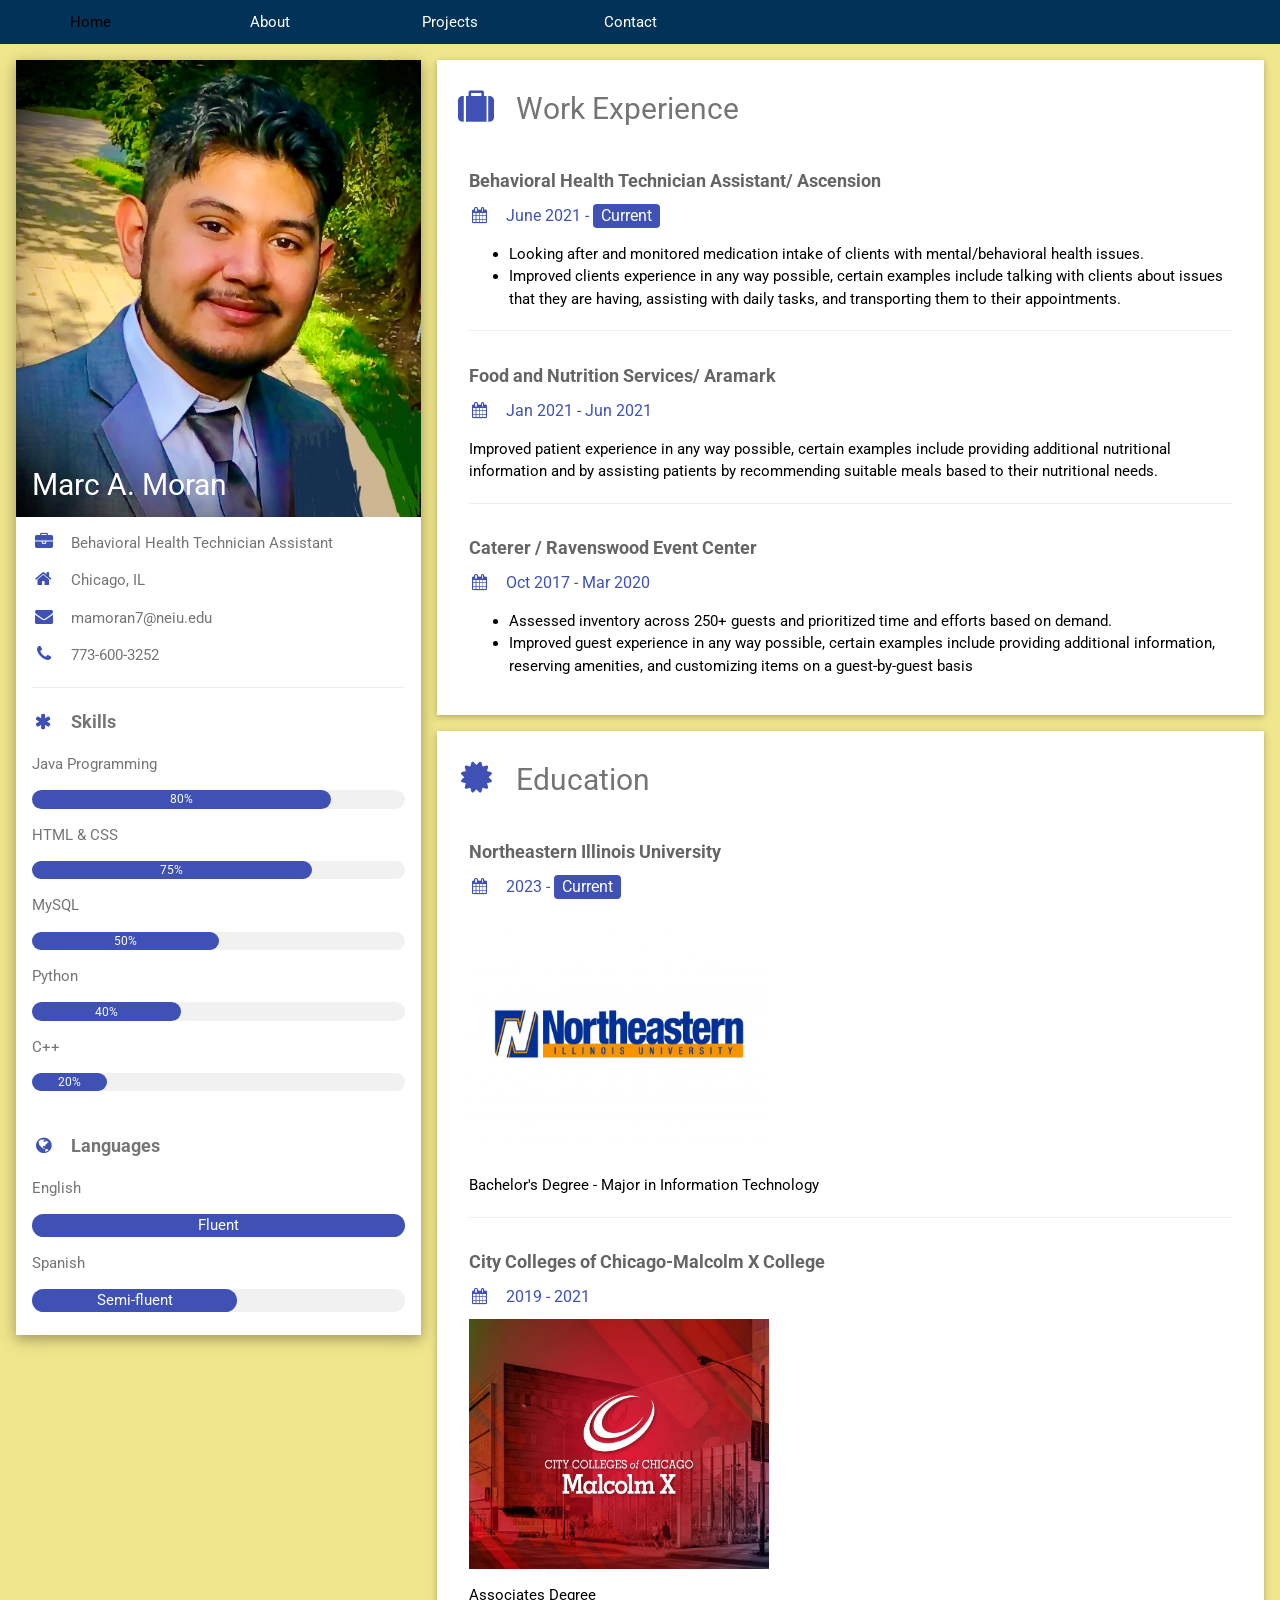
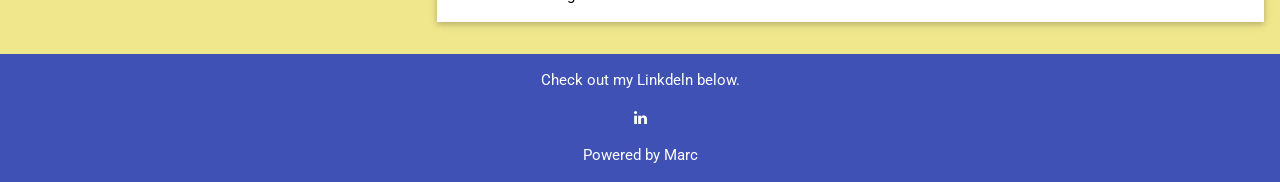
<file: index.html>
<!DOCTYPE html>

<html lang="en">

    <head>

        <title>Homepage</title> <!--TITLE-->
        <link rel="icon" type="image/jpg" href="Favicon.jpg">
        <meta charset="UTF-8">
        <meta name="viewport" content="width=device-width, initial-scale=1">
        <link rel="stylesheet" href="https://www.w3schools.com/w3css/4/w3.css">
        <link rel='stylesheet' href='https://fonts.googleapis.com/css?family=Roboto'>
        <link rel="stylesheet" href="https://cdnjs.cloudflare.com/ajax/libs/font-awesome/4.7.0/css/font-awesome.min.css">
        <link rel="stylesheet" href="Nav.css">
        <link rel="stylesheet" href="Normalize.css">

        <style>
        html,body,h1,h2,h3,h4,h5,h6 {font-family: "Roboto", sans-serif}
        </style>
    </head>

    <body class="w3-khaki">
        
        <nav id="nav_menu">
            <ul>
                <li><a href="index.html" class="current">Home</a></li>
                <li><a href="about/index.html">About</a></li>
                <li><a href="projects/index.html">Projects</a></li>
                <li><a href="contact/index.html">Contact</a>
                    <ul>
                        <li><a href="https://www.linkedin.com/in/marc-moran-642b35244"target="_blank">LinkdedIn</a></li>	
                    </ul>
                </li>
            </ul>
        </nav>
 
        <!-- Page Container -->
        <div class="w3-content w3-margin-top" style="max-width:1400px;">

            <!-- The Grid -->
            <div class="w3-row-padding">
    
                <!-- Left Column -->
                <div class="w3-third">
                    <!-- My Profile Picture and Name -->
                    <div class="w3-white w3-text-grey w3-card-4">
                        <div class="w3-display-container">
                            <img src="ProfilePic.JPEG" style="width: 100%;" alt="Avatar">
                            <div class="w3-display-bottomleft w3-container w3-text-white">
                                <h2>Marc A. Moran</h2>
                            </div>
                        </div>
                        <!-- Personal Info -->
                        <div class="w3-container">
                            <p><i class="fa fa-briefcase fa-fw w3-margin-right w3-large w3-text-indigo"></i>Behavioral Health Technician Assistant</p>
                            <p><i class="fa fa-home fa-fw w3-margin-right w3-large w3-text-indigo"></i>Chicago, IL</p>
                            <p><i class="fa fa-envelope fa-fw w3-margin-right w3-large w3-text-indigo"></i>mamoran7@neiu.edu</p>
                            <p><i class="fa fa-phone fa-fw w3-margin-right w3-large w3-text-indigo"></i>773-600-3252</p>
                            <hr>
                            <!-- Skills Section -->
                            <p class="w3-large"><b><i class="fa fa-asterisk fa-fw w3-margin-right w3-text-indigo"></i>Skills</b></p>
                            <p>Java Programming</p>
                            <div class="w3-light-grey w3-round-xlarge w3-small">
                                <div class="w3-container w3-center w3-round-xlarge w3-indigo" style="width:80%">80%</div>
                            </div>
                            <p>HTML & CSS</p>
                            <div class="w3-light-grey w3-round-xlarge w3-small">
                                <div class="w3-container w3-center w3-round-xlarge w3-indigo" style="width:75%">75%</div>
                            </div>
                            <p>MySQL</p>
                            <div class="w3-light-grey w3-round-xlarge w3-small">
                                <div class="w3-container w3-center w3-round-xlarge w3-indigo" style="width:50%">
                                    <div class="w3-center w3-text-white">50%</div>
                                </div>
                            </div>
                            <p>Python</p>
                            <div class="w3-light-grey w3-round-xlarge w3-small">
                                <div class="w3-container w3-center w3-round-xlarge w3-indigo" style="width:40%">40%</div>
                            </div>
                            <p>C++</p>
                            <div class="w3-light-grey w3-round-xlarge w3-small">
                                <div class="w3-container w3-center w3-round-xlarge w3-indigo" style="width:20%">20%</div>
                            </div>
                            <br>
                            <!-- Languages Section -->
                            <p class="w3-large w3-text-theme"><b><i class="fa fa-globe fa-fw w3-margin-right w3-text-indigo"></i>Languages</b></p>
                            <p>English</p>
                            <div class="w3-light-grey w3-round-xlarge">
                                <div class="w3-round-xlarge w3-center w3-indigo" style="width:100%">Fluent</div>
                            </div>
                            <p>Spanish</p>
                            <div class="w3-light-grey w3-round-xlarge">
                                <div class="w3-round-xlarge w3-center w3-indigo" style="width:55%">Semi-fluent</div>
                            </div>
                            <br>
                        </div>
                    </div><br>
                    <!-- End Left Column -->
                </div>

                <!-- Right Column -->
                <div class="w3-twothird">
                    <!-- Experience Section -->
                    <div class="w3-container w3-card w3-white w3-margin-bottom">
                        <h2 class="w3-text-grey w3-padding-16"><i class="fa fa-suitcase fa-fw w3-margin-right w3-xxlarge w3-text-indigo"></i>Work Experience</h2>
                        <div class="w3-container">
                            <h5 class="w3-opacity"><b>Behavioral Health Technician Assistant/ Ascension</b></h5>
                            <h6 class="w3-text-indigo"><i class="fa fa-calendar fa-fw w3-margin-right"></i>June 2021 - <span class="w3-tag w3-indigo w3-round">Current</span></h6>
                            <!-- Used unordered linked list for different examples -->
                            <ul>
                                <li>Looking after and monitored medication intake of clients with mental/behavioral health issues.</li>
                                <li>Improved clients experience in any way possible, certain examples include talking with clients about issues that they are having, assisting with daily tasks, and transporting them to their appointments.</li>
                            </ul>
                            <hr>
                        </div>
                        <div class="w3-container">
                            <h5 class="w3-opacity"><b>Food and Nutrition Services/ Aramark</b></h5>
                            <h6 class="w3-text-indigo"><i class="fa fa-calendar fa-fw w3-margin-right"></i>Jan 2021 - Jun 2021</h6>
                        
                            <p>Improved patient experience in any way possible, certain examples include providing additional nutritional information and by assisting patients by recommending suitable meals based to their nutritional needs.</p>
                            <hr>
                        </div>
                        <div class="w3-container">
                            <h5 class="w3-opacity"><b>Caterer / Ravenswood Event Center</b></h5>
                            <h6 class="w3-text-indigo"><i class="fa fa-calendar fa-fw w3-margin-right"></i>Oct 2017 - Mar 2020</h6>
                            <!-- Used unordered linked list for different examples -->
                            <ul>
                                <li>Assessed inventory across 250+ guests and prioritized time and efforts based on demand.</li> 
                                <li>Improved guest experience in any way possible, certain examples include providing additional information, reserving amenities, and customizing items on a guest-by-guest basis</li>
                            </ul><br>
                        </div>
                    </div>
                    <!-- Education Section -->
                    <div class="w3-container w3-card w3-white w3-margin-bottom">
                        <h2 class="w3-text-grey w3-padding-16"><i class="fa fa-certificate fa-fw w3-margin-right w3-xxlarge w3-text-indigo"></i>Education</h2>
                        <div class="w3-container">
                            <h5 class="w3-opacity"><b>Northeastern Illinois University</b></h5>
                            
                            <h6 class="w3-text-indigo"><i class="fa fa-calendar fa-fw w3-margin-right"></i>2023 - <span class="w3-tag w3-indigo w3-round">Current</span></h6>
                            <img src="Neiu.jpg" style="width: 300px; height: 250px" alt="Logo">
                            <p>Bachelor's Degree - Major in Information Technology</p>
                            <hr>
                        </div>
                        <div class="w3-container">
                            <h5 class="w3-opacity"><b>City Colleges of Chicago-Malcolm X College</b></h5>
                           
                            <h6 class="w3-text-indigo"><i class="fa fa-calendar fa-fw w3-margin-right"></i>2019 - 2021</h6>
                            <img src="Malcolm_X.jpeg" style="width: 300px; height: 250px" alt="Logo">
                            <p>Associates Degree</p>
                            
                        </div>
            
                    </div>

                    <!-- End Right Column -->
                </div>
            
            <!-- End Grid -->
            </div>

            
        
        <!-- End Page Container -->
        </div>

        <footer class="w3-container w3-indigo w3-center w3-margin-top">

            <p>Check out my Linkdeln below.</p>
            <a href="https://www.linkedin.com/in/marc-moran-642b35244"><i class="fa fa-linkedin w3-hover-opacity"></i></a>
            <p>Powered by Marc</p>
        </footer>
        <button id="scrollTopBtn" style="display:none;position:fixed;bottom:20px;right:20px;">↑ Top</button>
        <script src = "main.js"></script>
    </body>
</html>
</file>
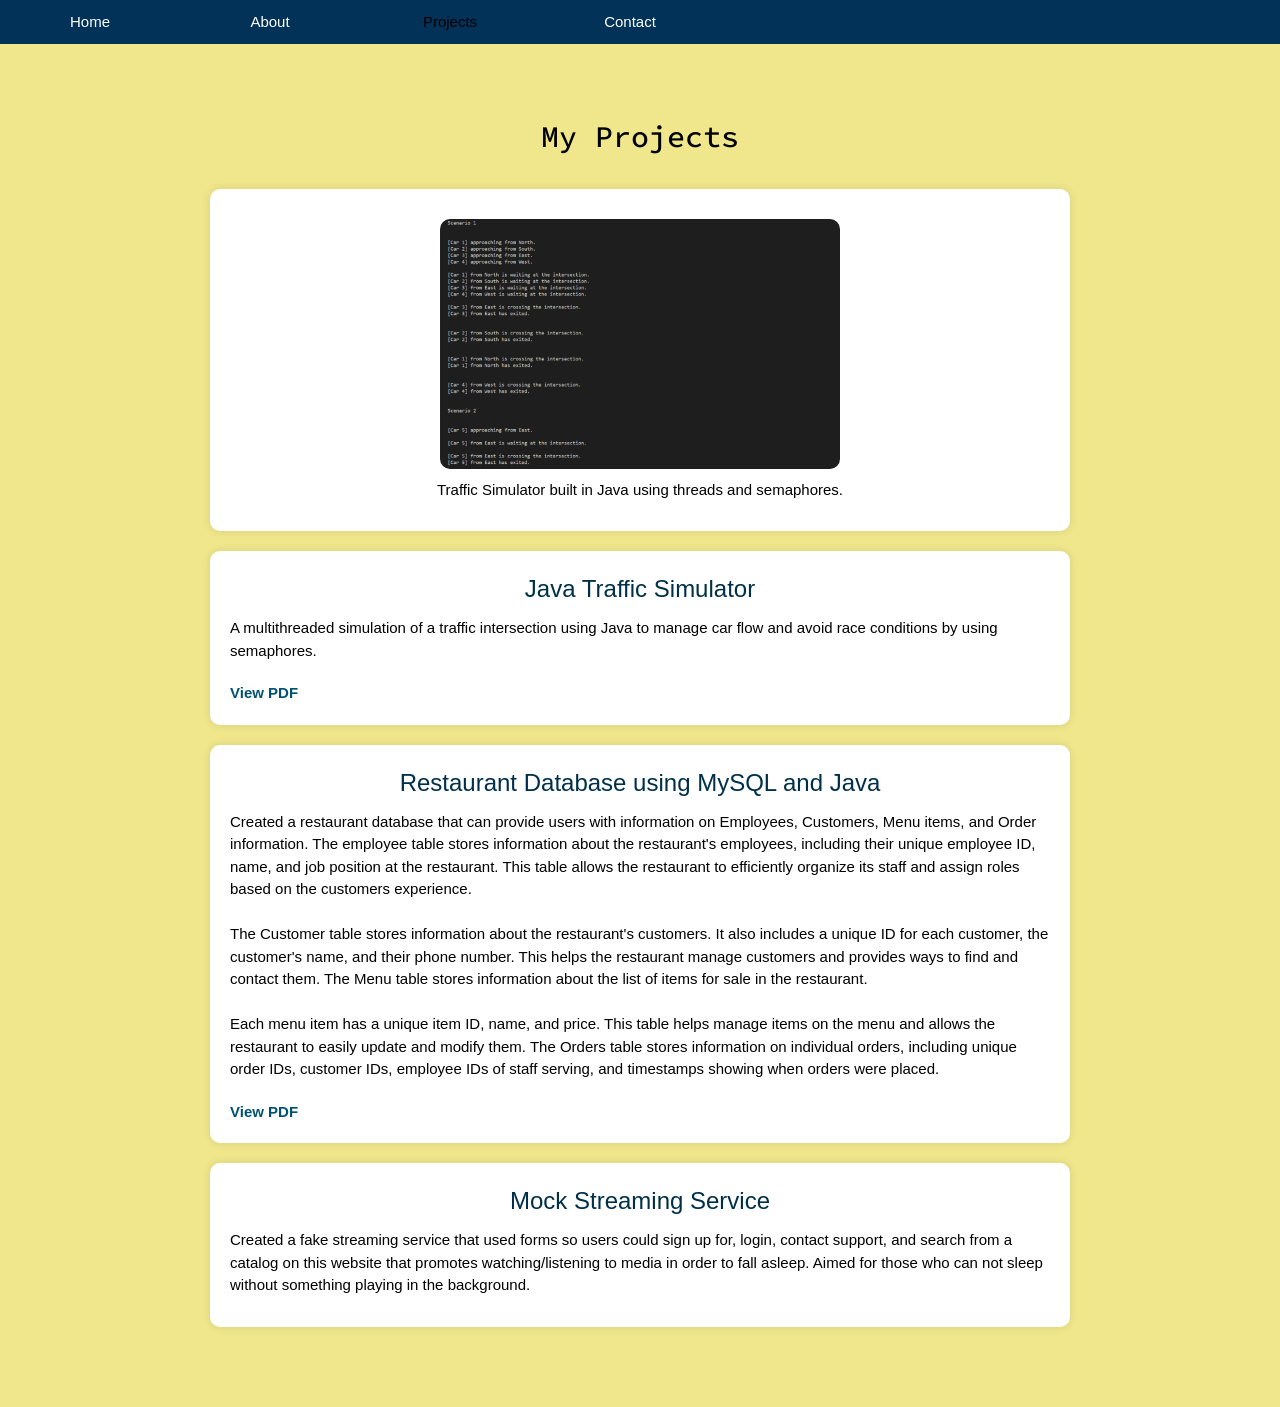
<file: projects/index.html>
<!DOCTYPE html>

<html lang="en">
<head>
	<meta charset="utf-8">
	<title>Projects Page</title>
	<link rel="icon" type="image/jpg" href="../Favicon.jpg">
	<meta name="viewport" content="width=device-width, initial-scale=1">
	<link rel="stylesheet" href="https://www.w3schools.com/w3css/4/w3.css">
	<link rel='stylesheet' href='https://fonts.googleapis.com/css?family=Roboto'>
	<link rel="stylesheet" href="https://cdnjs.cloudflare.com/ajax/libs/font-awesome/4.7.0/css/font-awesome.min.css">
	<link rel="stylesheet" href="style.css">
	<link rel="preconnect" href="https://fonts.googleapis.com">
	<link rel="preconnect" href="https://fonts.gstatic.com" crossorigin>
	<link href="https://fonts.googleapis.com/css2?family=Source+Code+Pro:ital,wght@0,200..900;1,200..900&display=swap" rel="stylesheet">
	<link rel="stylesheet" href="../Nav.css">
	<link rel="stylesheet" href="../Normalize.css">
</head>

<body class="w3-khaki">
	<nav id="nav_menu">
		<ul>
			<li><a href="../index.html">Home</a></li>
			<li><a href="../about/index.html" >About</a></li>
			<li><a href="index.html" class="current">Projects</a></li>
			<li><a href="../contact/index.html">Contact</a>
				<ul>
					<li><a href="https://www.linkedin.com/in/marc-moran-642b35244" target="_blank">LinkdedIn</a></li>	
				</ul>
			</li>
		</ul>
	</nav>
<!--Used to change the font of "My Projects" -->
	<style>   
		.projects-container h2{
			font-family: "Source Code Pro", monospace;
			font-optical-sizing: auto;
			font-weight: 500;
			font-style: normal;
			}
	</style>
	
	<div class="projects-container">
		<h2>My Projects</h2>
		<div class="project-card">
			<!-- ><img src="../Multithread.png" style="width: 450px; height: 300px;" alt = "Java Project" class="project-image"> -->
			<img id="slideshow" src="../Multithread.png" alt="Project Slide" class="slide-image fade">
			<p id="caption" style="text-align: center; color: black;">Traffic Simulator built in Java using threads and semaphores.</p>
		</div>
	  
		<div class="project-card">
		  	<h3>Java Traffic Simulator</h3>
		  	
			<p>A multithreaded simulation of a traffic intersection using Java to manage car flow and avoid race conditions by using semaphores.</p>
			<a href="../Car_Problem.pdf" target="_blank">View PDF</a>
		</div>
	  
		<div class="project-card">
		  	<h3>Restaurant Database using MySQL and Java</h3>
		  	<p>
				Created a restaurant database that can provide users with information on Employees, Customers, Menu items, and Order
				information. The employee table stores information about the restaurant's employees, including their unique employee ID, name,
				and job position at the restaurant. This table allows the restaurant to efficiently organize its staff and assign roles based on the
				customers experience.<br><br>

				The Customer table stores information about the restaurant's customers. It also includes a unique ID for each customer, the
				customer's name, and their phone number. This helps the restaurant manage customers and provides ways to find and contact
				them. The Menu table stores information about the list of items for sale in the restaurant.<br><br>

				Each menu item has a unique item ID, name, and price. This table helps manage items on the menu and allows the restaurant to
				easily update and modify them. The Orders table stores information on individual orders, including unique order IDs, customer
				IDs, employee IDs of staff serving, and timestamps showing when orders were placed.
			</p>

			<a href="../Restaurant_Database.pdf" target="_blank">View PDF</a>
		</div>

		<div class="project-card">
			<h3>Mock Streaming Service</h3>
			<p>
			  Created a fake streaming service that used forms so users could sign up for, login, contact support, and search from a catalog on this website that
			  promotes watching/listening to media in order to fall asleep. Aimed for those who can not sleep without something playing in the background.
			</p>
	  	</div>
	  </div>
	  <button id="scrollTopBtn" style="display:none;position:fixed;bottom:20px;right:20px;">↑ Top</button>
	  <script src="../main.js"></script>
</body>
</html>
</file>
<file: Nav.css>
/* the styles for the navigation menu */
#nav_menu {
	clear: left;
    
}
#nav_menu ul {
	list-style: none;
    position: relative;
    background-color: rgb(3, 50, 88);

}
#nav_menu ul li {
	float: left;
	position: relative;
}
#nav_menu ul ul {
	display: none;
	position: absolute;
	top: 100%;
	z-index: 9999;
}
#nav_menu ul ul li {
	float: none;	
}
#nav_menu ul li:hover > ul {
	display: block;
}
#nav_menu > ul::after {
	content: "";
	clear: both;
	display: block;
}
#nav_menu ul {
	margin: 0;
	padding: 0;
}
#nav_menu ul li a {
	text-align: center;
	display: block;
	width: 180px;
	padding: .7em 0;
	text-decoration: none;
	background-color: rgb(3, 50, 88);
	color: white;
}
#nav_menu ul li a.current {
	color: black;
}
#nav_menu ul li a:hover, #nav_menu ul li a:focus {
	background-color: lightsteelblue;
}
</file>
<file: projects/style.css>
.projects-container {
    max-width: 900px;
    margin: 40px auto;
    padding: 20px;
    font-family: Arial, sans-serif;
  }
  
  .projects-container h2 {
    text-align: center;
    margin-bottom: 30px;
  }
  
  .project-card {
    background-color: white;
    border-radius: 10px;
    box-shadow: 0 0 10px rgba(0, 0, 0, 0.1);
    padding: 20px;
    margin-bottom: 20px;
  }
  
  .project-card h3 {
    margin-top: 0;
    color: #003049;
    text-align: center;
  }

  .project-image {
    display: block;
    margin: 10px auto;
    max-width: 100%;
    height: auto;
    border-radius: 8px;
  }  
  
  .project-card p {
    margin: 10px 0;
  }
  
  .project-card a {
    display: inline-block;
    margin-top: 10px;
    text-decoration: none;
    color: #005272;
    font-weight: bold;
  }
  
  .project-card a:hover {
    text-decoration: underline;
  }

  .fade {
    opacity: 1;
    transition: opacity 0.6s ease-in-out;
  }
  
  .fade-out {
    opacity: 0;
  }
  .slide-image {
    display: block;
    margin: 10px auto;
    width: 400px;
    height: 250px; 
    object-fit: cover; 
    border-radius: 10px;
  }
</file>
